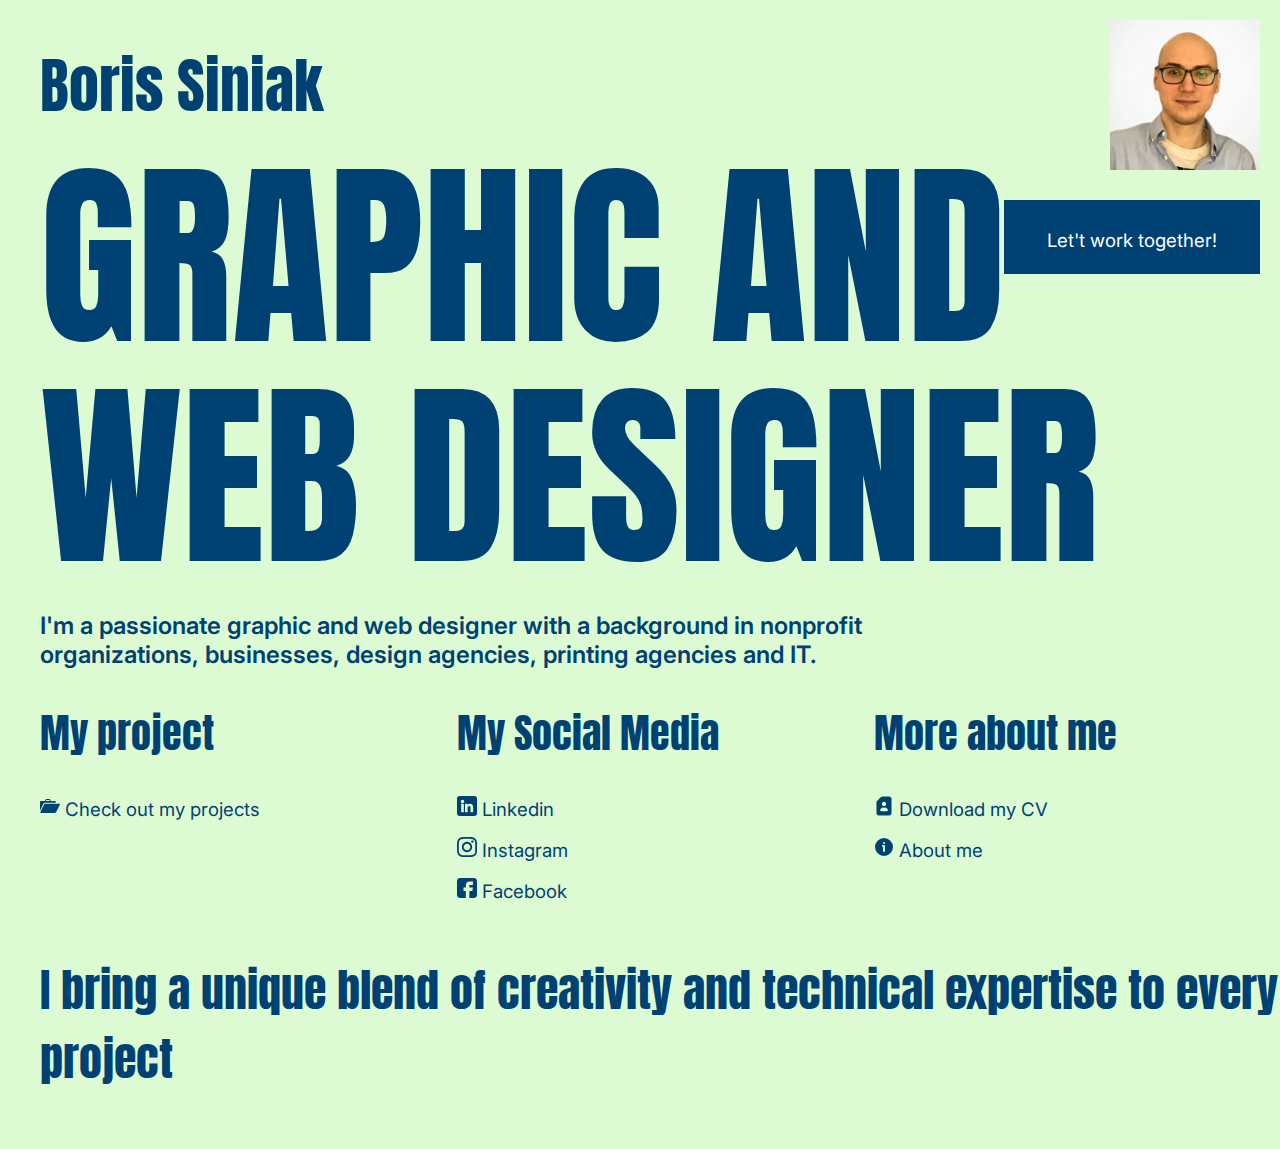
<file: PersonalPage/index.html>
<!DOCTYPE html>
<html>
<head>
    <meta charset="UTF-8" />
    <link rel="stylesheet" href="personalpagecss.css">
    <title>Boris Siniak | Personal Page</title>
</head>
<body>
    <div class="myphoto">
        <img src="myphoto.jpg" width="150px" alt="boris siniak photo">
    </div>
    <header>
    <h1> Boris Siniak<br> 
        <span class="h-main">Graphic and<br>
            Web Designer</span></h1>
    </header>

    <div class="subheading">   
        I'm a passionate graphic and web designer with a background in nonprofit organizations, businesses, design agencies, printing agencies and IT.<br> 
    </div>
   
    <div class="divtwo">
   <div class="box"> <h2>My project</h2>
     <div class="iconblock"><img src="icon/portfolio.svg" class="icon" alt="portfolio icon"><a href="portfolio.html">Check out my projects</a></div>
</div>
<div class="box">
    <h2>My Social Media</h2>
    <div class = "iconblock"><a href="https://www.linkedin.com/in/boris-siniak/"><img src="icon/linkedin.svg" class="icon" alt="linkedin icon">Linkedin</a></div>
        <div class = "iconblock"><a href="https://www.instagram.com/siniakboris"><img src="icon/instagram.svg" class="icon" alt="instagram icon">Instagram</a></div>

        <div class = "iconblock"> <a href="https://www.facebook.com/profile.php?id=1345192723"><img src="icon/facebook.svg" class="icon" alt="facebook icon">Facebook</a></div>
    </div>
    <div class="box">
    <h2>More about me</h2>
    <div class = "iconblock"><a href="CV_Siniak_Boris_designer eng.pdf" target="_blank"><img src="icon/personal-profile.svg" class="icon" alt="facebook icon">Download my CV</a><br></div>
    <div class = "iconblock"><a href="about.html"><img src="icon/about.svg" class="icon" alt="facebook icon">About me</a><br></div>
</div>
</div>
<div class="divthree">
<p class="quote">I bring a unique blend of creativity and technical expertise to every project</p>
</div>
<button class="mainbutton"><a class="linkbutton" href="mailto: siniakboris@gmail.com" >Let't work together!</a></button>
</body>
</html>
</file>
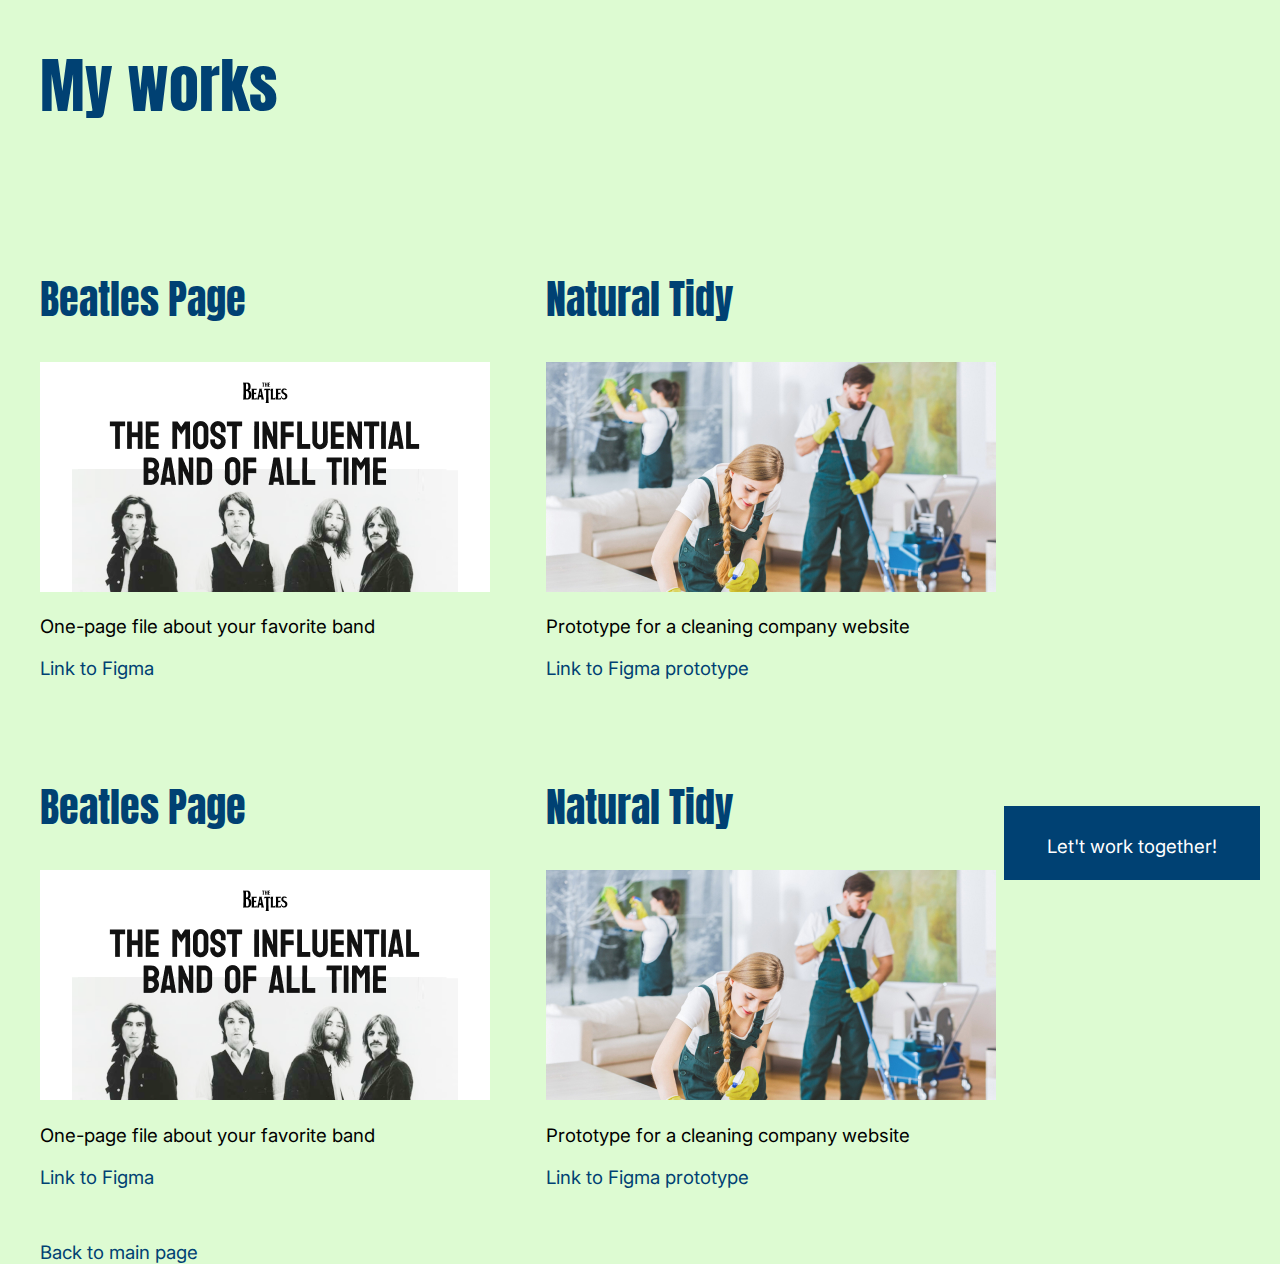
<file: PersonalPage/portfolio.html>
<!DOCTYPE html>
<html>
<head>
    <meta charset="UTF-8" />
    <link rel="stylesheet" href="personalpagecss.css">
    <title>Boris Siniak | Portfolio</title>
</head>
<body>
    <h1>My works</h1>
    <div class="portfolio-row">
        <div class="portfolio-column">
    <h2>Beatles Page</h2>
    <a href="https://www.figma.com/proto/qUeTETt9uO2HsOftI7ywWF/Click-Start?page-id=0%3A1&node-id=10-18&viewport=688%2C988%2C0.09&t=SM071s3RLkdupdOm-1&scaling=min-zoom&content-scaling=fixed" target=”_blank”><img src="image/beatles image.png" alt="beatles cover" class="hover_image"></a>
    <p>One-page file about your favorite band</p>
    <a href="https://www.figma.com/proto/qUeTETt9uO2HsOftI7ywWF/Click-Start?page-id=0%3A1&node-id=10-18&viewport=688%2C988%2C0.09&t=SM071s3RLkdupdOm-1&scaling=min-zoom&content-scaling=fixed" target=”_blank”>Link to Figma</a>
    </div>  
         <div class="portfolio-column"> 
    <h2>Natural Tidy</h2>
    <a href="https://www.figma.com/proto/8kVIdsL7rsFWfMuNoUddDX/Naturally-Tidy?page-id=0%3A1&node-id=1-2&viewport=89%2C324%2C0.09&t=txYV3J5DXcyIFaIt-1&scaling=min-zoom&content-scaling=fixed&starting-point-node-id=4%3A2" target=”_blank”><img src="image/natural.jpg" alt="natural cover" class="hover_image"></a>
    <p>Prototype for a cleaning company website</p>
    <a href="https://www.figma.com/proto/8kVIdsL7rsFWfMuNoUddDX/Naturally-Tidy?page-id=0%3A1&node-id=1-2&viewport=89%2C324%2C0.09&t=txYV3J5DXcyIFaIt-1&scaling=min-zoom&content-scaling=fixed&starting-point-node-id=4%3A2" target=”_blank”>Link to Figma prototype</a>
    </div>
    <br>
    <br>
    </div>
    <div class="portfolio-row">
        <div class="portfolio-column">
    <h2>Beatles Page</h2>
    <a href="https://www.figma.com/proto/qUeTETt9uO2HsOftI7ywWF/Click-Start?page-id=0%3A1&node-id=10-18&viewport=688%2C988%2C0.09&t=SM071s3RLkdupdOm-1&scaling=min-zoom&content-scaling=fixed" target=”_blank”><img src="image/beatles image.png" alt="beatles cover" class="hover_image"></a>
    <p>One-page file about your favorite band</p>
    <a href="https://www.figma.com/proto/qUeTETt9uO2HsOftI7ywWF/Click-Start?page-id=0%3A1&node-id=10-18&viewport=688%2C988%2C0.09&t=SM071s3RLkdupdOm-1&scaling=min-zoom&content-scaling=fixed" target=”_blank”>Link to Figma</a>
    </div>  
         <div class="portfolio-column"> 
    <h2>Natural Tidy</h2>
    <a href="https://www.figma.com/proto/8kVIdsL7rsFWfMuNoUddDX/Naturally-Tidy?page-id=0%3A1&node-id=1-2&viewport=89%2C324%2C0.09&t=txYV3J5DXcyIFaIt-1&scaling=min-zoom&content-scaling=fixed&starting-point-node-id=4%3A2" target=”_blank”><img src="image/natural.jpg" alt="natural cover" class="hover_image"></a>
    <p>Prototype for a cleaning company website</p>
    <a href="https://www.figma.com/proto/8kVIdsL7rsFWfMuNoUddDX/Naturally-Tidy?page-id=0%3A1&node-id=1-2&viewport=89%2C324%2C0.09&t=txYV3J5DXcyIFaIt-1&scaling=min-zoom&content-scaling=fixed&starting-point-node-id=4%3A2" target=”_blank”>Link to Figma prototype</a>
    </div>
    <br>
    <br>
    </div>
<br>
   <div class="backtomain"><a href="index.html">Back to main page</a></div>
   <button class="portfoliobutton"><a class="linkbutton" href="mailto: siniakboris@gmail.com" >Let't work together!</a></button>
   <br>
   <br>
</body>
</html>
</file>
<file: PersonalPage/personalpagecss.css>
@import url('https://fonts.googleapis.com/css2?family=Anton&family=Inter:wght@100..900&display=swap');



body {
  font-family: Inter, sans-serif;
  font-optical-sizing: auto;
  font-weight: 400;
  font-style: normal;
  font-variation-settings: "slnt" 0;
  background-color: #DDFBD2;
  overflow-x: hidden; 
}

p {
  font-size: 14pt;
}

a {
  text-decoration: none;
  color: #004173;
  font-family: Inter, sans-serif;
  font-size: 14pt;
}

a:hover {
color: #00243f;
text-decoration: underline;

}

.icon {
width: 20px;
height: 20px; 
margin-right: 5px;
filter: invert(10%) sepia(66%) saturate(6035%) hue-rotate(194deg) brightness(93%) contrast(101%);
}

.iconblock {
margin-bottom: 1rem;
transition: transform .2s;
}

.iconblock:hover {
transform: scale(1.02);
}

.linkbutton {
  color: white;
  text-decoration: none;
}

.linkbutton:hover {
  color: #abdaff;
  text-decoration: none;
}

h1 {

    color: #004173;
    font-family: "Anton", sans-serif;
    font-weight: 400;
    font-style: normal;
    font-size: 60px;
    position: relative;
    left: 2rem;
  }

  .h-main {
  top: 1rem;
  font-size: 200px; 
  font-family: "Anton", sans-serif;
  font-weight: 400;
  font-style: normal;
  text-transform: uppercase;
  line-height: 1.1;
  position: relative;
  }

  .myphoto {
    position: absolute;
    top: 20px;
    right: 20px;
}



.mainbutton {
  position: fixed;
  top: 200px;
  right: 20px;
  width: 16rem;
  padding: 20px;
  background-color: #004173;
  font-size: 30px;
  color: white;
  border: 0px;
  transition: transform .2s;
}



.mainbutton:hover {
  background-color: #00243f;
  color: white;
  transform: scale(1.1);
}

.subheading {
  width: 60rem;
  position: relative;
  left: 2rem;
  color:#004173;
  font-weight: 600;
  font-style: normal;
  font-size: 18pt;
}

  h2, h3 {
  font-family: "Anton", sans-serif; 
  color: #004173;  
  top: 1rem;
  font-size: 40px;
  font-weight: 300;
  left: 2rem;
  }


.divtwo{
  position: relative;
  left: 2rem;
}

.box {
  float: left;
  width: 33%; 
}

.quote {
  font-family: "Anton", sans-serif; 
  color: #004173;  
  font-size: 46px;
  position: relative;
  bottom: 10px;
}

.divthree{
  float: left;
  position: relative;
  left: 2rem;
}

/* Portfolio page style */

.portfolio-row {
  position: relative;
  left: 2rem;
  width: 80%;
  display: table;
  clear: both;
}

.portfolio-column {
  float: left;
  margin-top: 4rem;
  width: 50%;
}

.hover_image {
  transition: transform .2s;
}

.hover_image:hover {
  transform: scale(1.05);
}

.portfoliobutton {
  position: fixed;
  bottom: 20px;
  right: 20px;
  width: 16rem;
  padding: 20px;
  background-color: #004173;
  font-size: 30px;
  color: white;
  border: 0px;
  transition: transform .2s;
}

.portfoliobutton:hover {
  background-color: #00243f;
  color: white;
  transform: scale(1.1);
}

.backtomain {
  position: relative;
  float: left;
  left: 2rem;
  top: 2rem;
}
</file>
